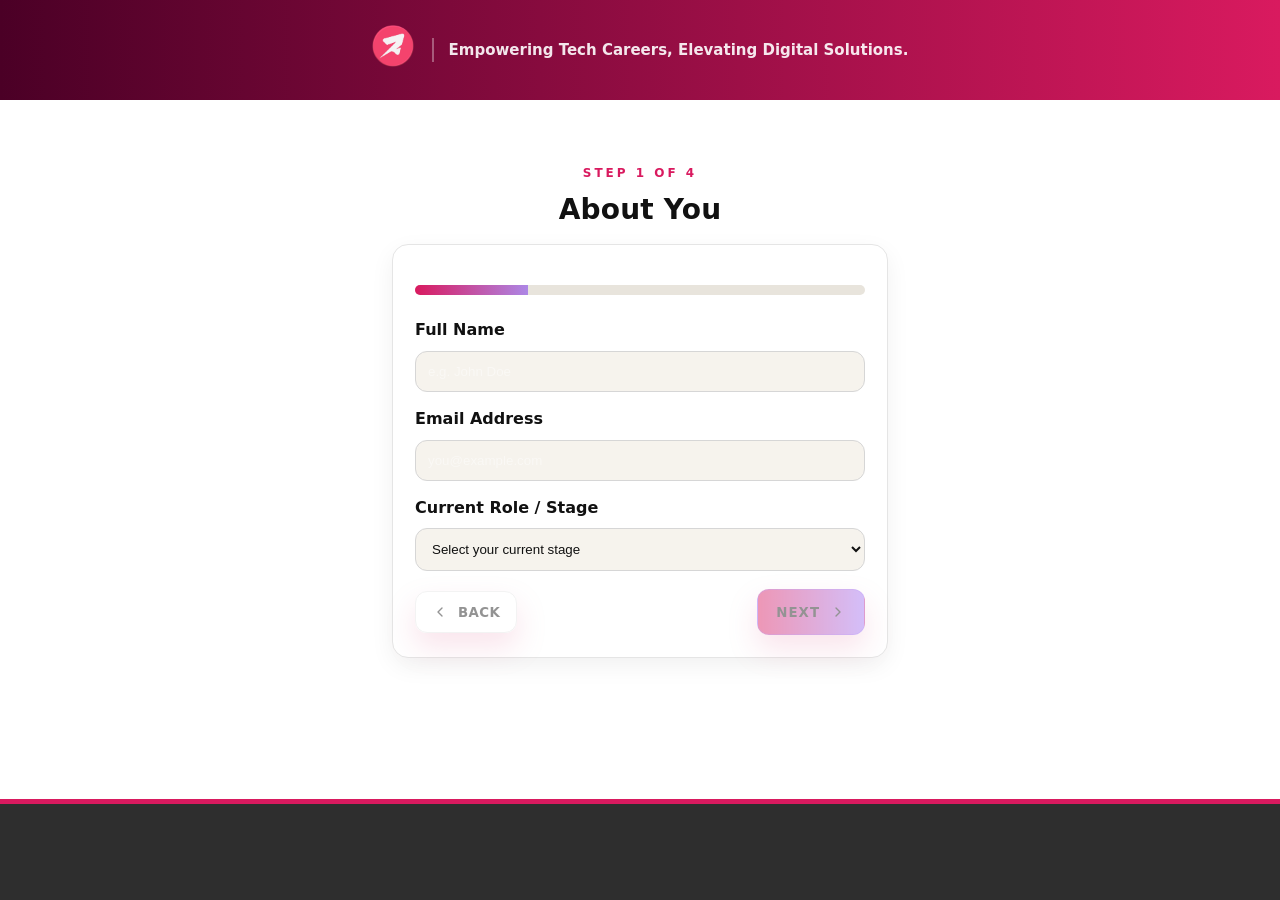
<file: pages/apply.html>
<!doctype html>
<html lang="en">

<head>
    <meta charset="UTF-8" />
    <meta name="viewport" content="width=device-width, initial-scale=1.0" />
    <title>Application Form</title>
    <link rel="stylesheet" href="../assets/css/style.css" />

    <link rel="stylesheet" href="../assets/css/prestyle.css" />

    <style>
         :root {
            --bg: #ffffff;
            --card: #ffffff;
            --muted: #f5f5f5;
            --border: #e5e5e5;
            --text: #111111;
            --sub: #555555;
            --primary: #d91a5f;
            --primary-weak: rgba(217, 26, 95, 0.08);
            --danger: #ef4444;
            --shadow: 0 8px 24px rgba(0, 0, 0, 0.06);
            --radius: 16px;
            --font: ui-sans-serif, system-ui, -apple-system, Segoe UI, Roboto, Helvetica, Arial, "Apple Color Emoji", "Segoe UI Emoji";
        }
        
        * {
            box-sizing: border-box;
        }
        
        html,
        body {
            height: 100%;
        }
        
        body {
            margin: 0;
            font-family: var(--font);
            background: var(--bg);
            color: var(--text);
            min-height: 100vh;
            display: flex;
            flex-direction: column;
        }
        
        .wrap {
            padding: 64px 16px;
            display: flex;
            justify-content: center;
        }
        
        main.wrap {
            flex: 1;
        }
        
        .container {
            width: 100%;
            max-width: 560px;
        }
        
        .header {
            text-align: center;
            margin-bottom: 18px;
        }
        
        .step-pill {
            font-weight: 800;
            letter-spacing: 3px;
            text-transform: uppercase;
            font-size: 12px;
            color: var(--primary);
            margin: 0 0 10px;
        }
        
        .title {
            margin: 0;
            font-weight: 900;
            letter-spacing: 0.2px;
            font-size: 28px;
        }
        
        .card {
            background: var(--card);
            border: 1px solid var(--border);
            border-radius: var(--radius);
            box-shadow: var(--shadow);
            padding: 22px;
        }
        
        .progress {
            height: 10px;
            background: #e8e4dc;
            border-radius: 999px;
            overflow: hidden;
            margin: 18px 0 22px;
        }
        
        .progress>div {
            height: 100%;
            width: 0%;
            background: linear-gradient( 90deg, var(--primary), rgba(124, 58, 237, 0.55));
            transition: width 0.25s ease;
        }
        
        .step {
            display: none;
            opacity: 0;
            transform: translateX(30px);
        }
        
        .step.active {
            display: block;
            animation: stepIn 0.25s ease forwards;
        }
        
        .step.exiting {
            animation: stepOut 0.2s ease forwards;
        }
        
        @keyframes stepIn {
            to {
                opacity: 1;
                transform: translateX(0);
            }
        }
        
        @keyframes stepOut {
            to {
                opacity: 0;
                transform: translateX(-30px);
            }
        }
        
        .field {
            margin: 14px 0;
        }
        
        .label {
            display: block;
            margin-bottom: 8px;
            font-weight: 700;
            color: var(--text);
        }
        
        .input,
        .textarea,
        .select {
            width: 100%;
            padding: 12px 12px;
            border-radius: 12px;
            border: 1px solid #d6d6d6;
            background: #f6f3ed;
            color: #111;
            outline: none;
        }
        
        .input::placeholder,
        .textarea::placeholder {
            color: rgba(255, 255, 255, 0.45);
        }
        
        .textarea {
            resize: none;
            min-height: 92px;
            line-height: 1.35;
        }
        
        .input:focus,
        .textarea:focus,
        .select:focus {
            border-color: rgba(124, 58, 237, 0.55);
            box-shadow: 0 0 0 4px rgba(124, 58, 237, 0.14);
        }
        
        .radio-grid {
            display: grid;
            grid-template-columns: 1fr 1fr;
            gap: 12px;
        }
        
        .radio-stack {
            display: flex;
            flex-direction: column;
            gap: 10px;
        }
        
        .radio-card {
            display: flex;
            align-items: center;
            gap: 10px;
            padding: 12px 12px;
            border-radius: 12px;
            border: 1px solid var(--border);
            background: #ffffff;
            cursor: pointer;
            transition: 0.15s ease;
        }
        
        .radio-card:active {
            transform: scale(0.99);
        }
        
        .radio-card input {
            accent-color: var(--primary);
        }
        
        .radio-card .opt {
            font-weight: 700;
            font-size: 14px;
        }
        
        .radio-card.selected {
            border-color: rgba(124, 58, 237, 0.65);
            background: var(--primary-weak);
        }
        
        .nav {
            display: flex;
            align-items: center;
            justify-content: space-between;
            margin-top: 18px;
            gap: 12px;
        }
        
        .btn {
            border: 1px solid transparent;
            border-radius: 12px;
            padding: 12px 16px;
            font-weight: 800;
            letter-spacing: 0.4px;
            cursor: pointer;
            display: inline-flex;
            align-items: center;
            gap: 10px;
            transition: opacity 0.15s ease, transform 0.05s ease, background 0.15s ease, border-color 0.15s ease;
            color: var(--text);
        }
        
        .btn:active {
            transform: scale(0.99);
        }
        
        .btn:disabled {
            opacity: 0.45;
            cursor: not-allowed;
        }
        
        .btn-ghost {
            background: transparent;
            border-color: var(--border);
        }
        
        .btn-ghost:hover {
            background: rgba(255, 255, 255, 0.04);
        }
        
        .btn-primary {
            background: linear-gradient( 90deg, var(--primary), rgba(124, 58, 237, 0.72));
            border-color: rgba(124, 58, 237, 0.35);
            padding: 14px 18px;
            text-transform: uppercase;
            letter-spacing: 1px;
        }
        
        .btn-primary:hover {
            filter: brightness(1.03);
        }
        
        .pulse {
            position: relative;
        }
        
        .pulse::after {
            content: "";
            position: absolute;
            inset: -2px;
            border-radius: 14px;
            border: 1px solid rgba(124, 58, 237, 0.35);
            opacity: 0;
            animation: pulse 1.8s ease-out infinite;
            pointer-events: none;
        }
        
        .site-footer {
            margin-top: auto;
            width: 100%;
        }
        
        @keyframes pulse {
            0% {
                transform: scale(0.98);
                opacity: 0;
            }
            15% {
                opacity: 0.6;
            }
            100% {
                transform: scale(1.08);
                opacity: 0;
            }
        }
        
        .hint {
            margin-top: 6px;
            color: var(--sub);
            font-size: 13px;
        }
        
        @media (max-width: 520px) {
            .radio-grid {
                grid-template-columns: 1fr;
            }
            .title {
                font-size: 24px;
            }
            .card {
                padding: 18px;
            }
        }
    </style>
</head>

<body>
    <header class="preapply-header">
        <div class="brand-group">
            <div class="logo-placeholder">
                <a href="/index.html" class="logo-link">
                    <img src="../assets/images/logo.png" alt="ZionLab Logo" />
                </a>
            </div>

            <span class="header-tagline">
          Empowering Tech Careers, Elevating Digital Solutions.
        </span>
        </div>
    </header>
    <main class="wrap">
        <div class="container">
            <div class="header">
                <p class="step-pill" id="stepPill">Step 1 of 4</p>
                <h2 class="title" id="stepTitle">About You</h2>
            </div>

            <div class="card">
                <div class="progress" aria-label="Progress">
                    <div id="progressBar"></div>
                </div>

                <form id="appForm" novalidate>
                    <section class="step active" data-step="0">
                        <div class="field">
                            <label class="label" for="name">Full Name</label>
                            <input class="input" id="name" name="name" placeholder="e.g. John Doe" autocomplete="name" />
                        </div>

                        <div class="field">
                            <label class="label" for="email">Email Address</label>
                            <input class="input" id="email" name="email" type="email" placeholder="you@example.com" autocomplete="email" />
                        </div>

                        <div class="field">
                            <label class="label" for="currentRole">Current Role / Stage</label
                >
                <select class="select" id="currentRole" name="currentRole">
                  <option value="" selected disabled>
                    Select your current stage
                  </option>
                  <option value="student">Student</option>
                  <option value="employed-non-tech">Employed (Non-Tech)</option>
                  <option value="employed-tech">Employed (Tech)</option>
                  <option value="freelancer">Freelancer</option>
                  <option value="unemployed">Currently Unemployed</option>
                  <option value="career-switcher">Career Switcher</option>
                </select>
              </div>
            </section>
            <section class="step" data-step="1">
              <div class="field">
                <label class="label" for="biggestChallenge">
                  What's your biggest challenge right now?
                </label>
                            <textarea class="textarea" id="biggestChallenge" name="biggestChallenge" rows="3" placeholder="e.g. I don't know where to start, or I keep getting stuck on projects..."></textarea>
                        </div>

                        <div class="field">
                            <label class="label" for="holdingBack">
                  What's holding you back from reaching your goals?
                </label>
                            <textarea class="textarea" id="holdingBack" name="holdingBack" rows="3" placeholder="e.g. Lack of structure, no accountability, overwhelmed by options..."></textarea>
                        </div>
                    </section>
                    <section class="step" data-step="2">
                        <div class="field">
                            <label class="label" for="goalThreeToSix">
                  Where do you want to be in 3–6 months?
                </label>
                            <textarea class="textarea" id="goalThreeToSix" name="goalThreeToSix" rows="3" placeholder="e.g. Land a junior developer role, launch my own SaaS product..."></textarea>
                        </div>

                        <div class="field">
                            <label class="label" for="whyNow">Why is now the right time for you?</label
                >
                <textarea
                  class="textarea"
                  id="whyNow"
                  name="whyNow"
                  rows="3"
                  placeholder="e.g. I just finished a bootcamp and need guidance, I'm tired of tutorial hell..."
                ></textarea>
              </div>
            </section>
            <section class="step" data-step="3">
              <div class="field">
                <span class="label"
                  >How many hours per week can you commit?</span
                >
                <div class="radio-grid" data-radio-group="timeAvailability">
                  <label class="radio-card">
                    <input
                      type="radio"
                      name="timeAvailability"
                      value="5–8 hours"
                    />
                    <span class="opt">5–8 hours</span>
                  </label>
                            <label class="radio-card">
                    <input
                      type="radio"
                      name="timeAvailability"
                      value="8–12 hours"
                    />
                    <span class="opt">8–12 hours</span>
                  </label>
                            <label class="radio-card">
                    <input
                      type="radio"
                      name="timeAvailability"
                      value="12–20 hours"
                    />
                    <span class="opt">12–20 hours</span>
                  </label>
                            <label class="radio-card">
                    <input
                      type="radio"
                      name="timeAvailability"
                      value="20+ hours"
                    />
                    <span class="opt">20+ hours</span>
                  </label>
                        </div>
            </div>

            <div class="field">
                <span class="label">Are you prepared to invest financially in your growth?</span
                >
                <div class="radio-stack" data-radio-group="budgetConfirm">
                  <label class="radio-card">
                    <input
                      type="radio"
                      name="budgetConfirm"
                      value="Yes, I'm ready to invest"
                    />
                    <span class="opt">Yes, I'm ready to invest</span>
                </label>
                <label class="radio-card">
                    <input
                      type="radio"
                      name="budgetConfirm"
                      value="I need to know the pricing first"
                    />
                    <span class="opt">I need to know the pricing first</span>
                  </label>
                <label class="radio-card">
                    <input
                      type="radio"
                      name="budgetConfirm"
                      value="Not sure yet"
                    />
                    <span class="opt">Not sure yet</span>
                  </label>
            </div>
        </div>

        <div class="field">
            <span class="label">Are you ready to take action and commit to the process?</span
                >
                <div class="radio-stack" data-radio-group="readyToAct">
                  <label class="radio-card">
                    <input
                      type="radio"
                      name="readyToAct"
                      value="Absolutely, let's go!"
                    />
                    <span class="opt">Absolutely, let's go!</span>
            </label>
            <label class="radio-card">
                    <input
                      type="radio"
                      name="readyToAct"
                      value="I think so, but I have questions"
                    />
                    <span class="opt">I think so, but I have questions</span>
                  </label>
            <label class="radio-card">
                    <input
                      type="radio"
                      name="readyToAct"
                      value="I need more time to decide"
                    />
                    <span class="opt">I need more time to decide</span>
                  </label>
        </div>
        </div>
        </section>
        <div class="nav">
            <button type="button" class="btn btn-ghost" id="backBtn">
                <svg
                  width="16"
                  height="16"
                  viewBox="0 0 24 24"
                  fill="none"
                  aria-hidden="true"
                >
                  <path
                    d="M15 18l-6-6 6-6"
                    stroke="currentColor"
                    stroke-width="2"
                    stroke-linecap="round"
                    stroke-linejoin="round"
                  />
                </svg>
                Back
              </button>

            <button type="button" class="btn btn-primary pulse" id="nextBtn" disabled>
                <span id="nextLabel">Next</span>
                <svg
                  id="nextIcon"
                  width="16"
                  height="16"
                  viewBox="0 0 24 24"
                  fill="none"
                  aria-hidden="true"
                >
                  <path
                    d="M9 18l6-6-6-6"
                    stroke="currentColor"
                    stroke-width="2"
                    stroke-linecap="round"
                    stroke-linejoin="round"
                  />
                </svg>
              </button>
        </div>
        </form>
        </div>
        </div>
    </main>
    <footer class="site-footer" id="footer-container"></footer>
    <script>
        const STEPS = [
            "About You",
            "Current Situation",
            "Your Goals",
            "Commitment",
        ];

        const formState = {
            name: "",
            email: "",
            currentRole: "",
            biggestChallenge: "",
            holdingBack: "",
            goalThreeToSix: "",
            whyNow: "",
            timeAvailability: "",
            budgetConfirm: "",
            readyToAct: "",
        };

        const stepPill = document.getElementById("stepPill");
        const stepTitle = document.getElementById("stepTitle");
        const progressBar = document.getElementById("progressBar");

        const formEl = document.getElementById("appForm");
        const stepsEls = Array.from(document.querySelectorAll(".step"));

        const backBtn = document.getElementById("backBtn");
        const nextBtn = document.getElementById("nextBtn");
        const nextLabel = document.getElementById("nextLabel");
        const nextIcon = document.getElementById("nextIcon");

        let step = 0;
        let isTransitioning = false;

        function updateHeader() {
            stepPill.textContent = `Step ${step + 1} of ${STEPS.length}`;
            stepTitle.textContent = STEPS[step];

            const progress = ((step + 1) / STEPS.length) * 100;
            progressBar.style.width = `${progress}%`;

            backBtn.disabled = step === 0;

            const isLast = step === STEPS.length - 1;
            nextLabel.textContent = isLast ? "Submit My Application" : "Next";
            nextIcon.style.display = isLast ? "none" : "inline-block";
        }

        nextBtn.addEventListener("click", () => {
            if (!canNext()) return;

            if (step < STEPS.length - 1) {
                showStep(step + 1);
            } else {
                window.location.href = "success.html";
            }
        });

        function getValue(name) {
            const el = formEl.elements[name];
            if (!el) return "";

            if (
                typeof RadioNodeList !== "undefined" &&
                el instanceof RadioNodeList
            ) {
                return el.value || "";
            }
            return el.value || "";
        }

        function syncStateFromDOM() {
            for (const key of Object.keys(formState)) {
                const val = getValue(key);
                formState[key] = typeof val === "string" ? val.trim() : val;
            }
        }

        function canNext() {
            syncStateFromDOM();
            switch (step) {
                case 0:
                    return formState.name && formState.email && formState.currentRole;
                case 1:
                    return formState.biggestChallenge && formState.holdingBack;
                case 2:
                    return formState.goalThreeToSix && formState.whyNow;
                case 3:
                    return (
                        formState.timeAvailability &&
                        formState.budgetConfirm &&
                        formState.readyToAct
                    );
                default:
                    return false;
            }
        }

        function setNextEnabled() {
            nextBtn.disabled = !canNext();
        }

        function markSelectedRadioCards() {
            document.querySelectorAll("[data-radio-group]").forEach((group) => {
                const name = group.getAttribute("data-radio-group");
                const selected = getValue(name);

                group.querySelectorAll(".radio-card").forEach((label) => {
                    const input = label.querySelector('input[type="radio"]');
                    if (!input) return;
                    label.classList.toggle("selected", input.value === selected);
                });
            });
        }

        function showStep(nextStep) {
            if (
                isTransitioning ||
                nextStep === step ||
                nextStep < 0 ||
                nextStep >= STEPS.length
            )
                return;
            isTransitioning = true;

            const currentEl = stepsEls[step];
            const nextEl = stepsEls[nextStep];

            currentEl.classList.add("exiting");
            setTimeout(() => {
                currentEl.classList.remove("active", "exiting");
                nextEl.classList.add("active");
                step = nextStep;

                updateHeader();
                markSelectedRadioCards();
                setNextEnabled();

                isTransitioning = false;
            }, 200);
        }

        // function onComplete() {
        //     syncStateFromDOM();
        //     alert(
        //         "Application submitted!\n\n" + JSON.stringify(formState, null, 2),
        //     );

        //     formEl.reset();
        //     Object.keys(formState).forEach((k) => (formState[k] = ""));

        //     stepsEls.forEach((el) => el.classList.remove("active", "exiting"));
        //     step = 0;
        //     stepsEls[0].classList.add("active");

        //     updateHeader();
        //     markSelectedRadioCards();
        //     setNextEnabled();
        // }

        backBtn.addEventListener("click", () => showStep(step - 1));

        nextBtn.addEventListener("click", () => {
            if (!canNext()) return;
            if (step < STEPS.length - 1) showStep(step + 1);
            else onComplete();
        });

        formEl.addEventListener("input", () => {
            markSelectedRadioCards();
            setNextEnabled();
        });
        formEl.addEventListener("change", () => {
            markSelectedRadioCards();
            setNextEnabled();
        });

        document.querySelectorAll(".radio-card").forEach((label) => {
            label.addEventListener("click", () => {
                const input = label.querySelector('input[type="radio"]');
                if (input) input.checked = true;
                markSelectedRadioCards();
                setNextEnabled();
            });
        });

        updateHeader();
        markSelectedRadioCards();
        setNextEnabled();
    </script>

    <script src="../assets/js/script.js"></script>
</body>

</html>
</file>
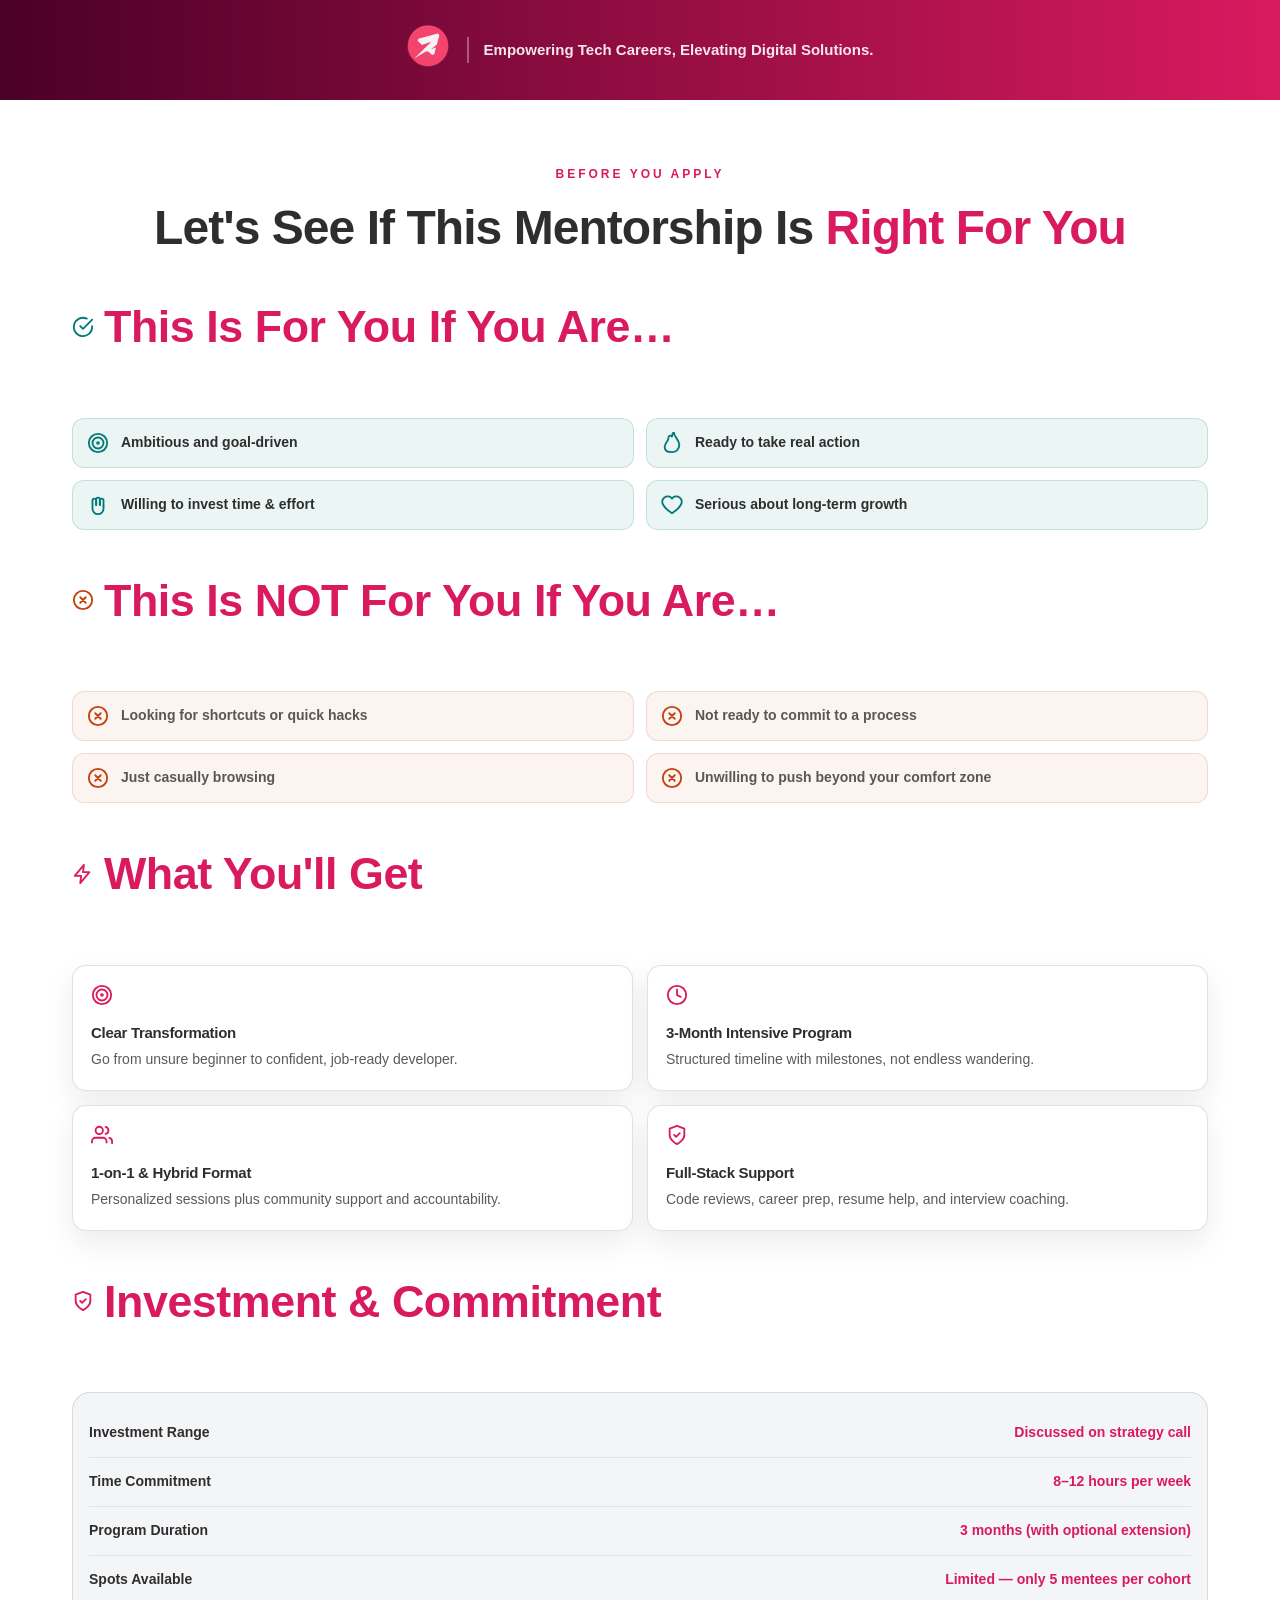
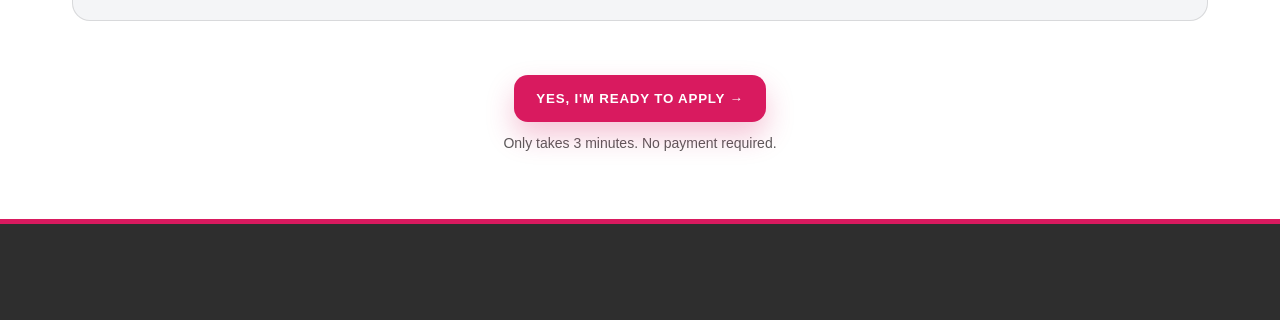
<file: pages/pre-apply.html>
<!doctype html>
<html lang="en">

<head>
    <meta charset="UTF-8" />
    <meta name="viewport" content="width=device-width,initial-scale=1" />
    <title>Pre-Qualification</title>
    <link rel="stylesheet" href="../assets/css/prestyle.css" />
    <link rel="stylesheet" href="../assets/css/style.css" />
</head>

<body>
    <header class="preapply-header">
        <div class="brand-group">
            <div class="logo-placeholder">
                <a href="/index.html" class="logo-link">
                    <img src="../assets/images/logo.png" alt="ZionLab Logo" />
                </a>
            </div>

            <span class="header-tagline">
          Empowering Tech Careers, Elevating Digital Solutions.
        </span>
        </div>
    </header>

    <main class="wrap">
        <div class="container">
            <section class="center reveal">
                <p class="pill">Before You Apply</p>
                <h1>
                    Let's See If This Mentorship Is
                    <span class="primary">Right For You</span>
                </h1>
            </section>
            <section class="section reveal" data-delay="100">
                <h2 class="section-title">
                    <svg class="icon secondary" viewBox="0 0 24 24" fill="none" aria-hidden="true">
              <path
                d="M22 11.08V12a10 10 0 1 1-5.93-9.14"
                stroke="currentColor"
                stroke-width="2"
                stroke-linecap="round"
              />
              <path
                d="M22 4 12 14.01l-3-3"
                stroke="currentColor"
                stroke-width="2"
                stroke-linecap="round"
                stroke-linejoin="round"
              />
            </svg> This Is For You If You Are…
                </h2>

                <div class="grid-2">
                    <div class="row-card good">
                        <svg class="icon secondary" viewBox="0 0 24 24" fill="none" aria-hidden="true">
                <circle
                  cx="12"
                  cy="12"
                  r="10"
                  stroke="currentColor"
                  stroke-width="2"
                />
                <circle
                  cx="12"
                  cy="12"
                  r="6"
                  stroke="currentColor"
                  stroke-width="2"
                />
                <circle cx="12" cy="12" r="2" fill="currentColor" />
              </svg>
                        <span class="txt">Ambitious and goal-driven</span>
                    </div>

                    <div class="row-card good">
                        <svg class="icon secondary" viewBox="0 0 24 24" fill="none" aria-hidden="true">
                <path
                  d="M12 22c4.5 0 8-3.5 8-8 0-6-6-8-6-14 0 0-2 2-2 5-2-2-4-1-4 2 0 3-4 5-4 9 0 4.5 3.5 6 8 6Z"
                  stroke="currentColor"
                  stroke-width="2"
                  stroke-linejoin="round"
                />
              </svg>
                        <span class="txt">Ready to take real action</span>
                    </div>

                    <div class="row-card good">
                        <svg class="icon secondary" viewBox="0 0 24 24" fill="none" aria-hidden="true">
                <path
                  d="M18 13V7a2 2 0 0 0-4 0v5"
                  stroke="currentColor"
                  stroke-width="2"
                  stroke-linecap="round"
                />
                <path
                  d="M14 12V6a2 2 0 0 0-4 0v6"
                  stroke="currentColor"
                  stroke-width="2"
                  stroke-linecap="round"
                />
                <path
                  d="M10 12V7a2 2 0 0 0-4 0v9a6 6 0 0 0 12 0v-3"
                  stroke="currentColor"
                  stroke-width="2"
                  stroke-linecap="round"
                />
              </svg>
                        <span class="txt">Willing to invest time &amp; effort</span>
                    </div>

                    <div class="row-card good">
                        <svg class="icon secondary" viewBox="0 0 24 24" fill="none" aria-hidden="true">
                <path
                  d="M12 21s-7-4.5-9.5-9A5.5 5.5 0 0 1 12 5a5.5 5.5 0 0 1 9.5 7c-2.5 4.5-9.5 9-9.5 9Z"
                  stroke="currentColor"
                  stroke-width="2"
                  stroke-linejoin="round"
                />
              </svg>
                        <span class="txt">Serious about long-term growth</span>
                    </div>
                </div>
            </section>
            <section class="section reveal" data-delay="150">
                <h2 class="section-title">
                    <svg class="icon destructive" viewBox="0 0 24 24" fill="none" aria-hidden="true">
              <circle
                cx="12"
                cy="12"
                r="10"
                stroke="currentColor"
                stroke-width="2"
              />
              <path
                d="M15 9 9 15M9 9l6 6"
                stroke="currentColor"
                stroke-width="2"
                stroke-linecap="round"
              />
            </svg> This Is NOT For You If You Are…
                </h2>

                <div class="grid-2">
                    <div class="row-card bad">
                        <svg class="icon destructive" viewBox="0 0 24 24" fill="none" aria-hidden="true">
                <circle
                  cx="12"
                  cy="12"
                  r="10"
                  stroke="currentColor"
                  stroke-width="2"
                />
                <path
                  d="M15 9 9 15M9 9l6 6"
                  stroke="currentColor"
                  stroke-width="2"
                  stroke-linecap="round"
                />
              </svg>
                        <span class="txt">Looking for shortcuts or quick hacks</span>
                    </div>

                    <div class="row-card bad">
                        <svg class="icon destructive" viewBox="0 0 24 24" fill="none" aria-hidden="true">
                <circle
                  cx="12"
                  cy="12"
                  r="10"
                  stroke="currentColor"
                  stroke-width="2"
                />
                <path
                  d="M15 9 9 15M9 9l6 6"
                  stroke="currentColor"
                  stroke-width="2"
                  stroke-linecap="round"
                />
              </svg>
                        <span class="txt">Not ready to commit to a process</span>
                    </div>

                    <div class="row-card bad">
                        <svg class="icon destructive" viewBox="0 0 24 24" fill="none" aria-hidden="true">
                <circle
                  cx="12"
                  cy="12"
                  r="10"
                  stroke="currentColor"
                  stroke-width="2"
                />
                <path
                  d="M15 9 9 15M9 9l6 6"
                  stroke="currentColor"
                  stroke-width="2"
                  stroke-linecap="round"
                />
              </svg>
                        <span class="txt">Just casually browsing</span>
                    </div>

                    <div class="row-card bad">
                        <svg class="icon destructive" viewBox="0 0 24 24" fill="none" aria-hidden="true">
                <circle
                  cx="12"
                  cy="12"
                  r="10"
                  stroke="currentColor"
                  stroke-width="2"
                />
                <path
                  d="M15 9 9 15M9 9l6 6"
                  stroke="currentColor"
                  stroke-width="2"
                  stroke-linecap="round"
                />
              </svg>
                        <span class="txt">Unwilling to push beyond your comfort zone</span
              >
            </div>
          </div>
        </section>
        <section class="section reveal" data-delay="200">
          <h2 class="section-title">
            <svg
              class="icon primary"
              viewBox="0 0 24 24"
              fill="none"
              aria-hidden="true"
            >
              <path
                d="M13 2 3 14h7l-1 8 10-12h-7l1-8Z"
                stroke="currentColor"
                stroke-width="2"
                stroke-linejoin="round"
              />
            </svg>
            What You'll Get
          </h2>

          <div class="grid-2" style="gap: 14px">
            <div class="feature-card">
              <svg
                class="icon primary"
                viewBox="0 0 24 24"
                fill="none"
                aria-hidden="true"
              >
                <circle
                  cx="12"
                  cy="12"
                  r="10"
                  stroke="currentColor"
                  stroke-width="2"
                />
                <circle
                  cx="12"
                  cy="12"
                  r="6"
                  stroke="currentColor"
                  stroke-width="2"
                />
                <circle cx="12" cy="12" r="2" fill="currentColor" />
              </svg>
              <h4>Clear Transformation</h4>
              <p>Go from unsure beginner to confident, job-ready developer.</p>
            </div>

            <div class="feature-card">
              <svg
                class="icon primary"
                viewBox="0 0 24 24"
                fill="none"
                aria-hidden="true"
              >
                <circle
                  cx="12"
                  cy="12"
                  r="10"
                  stroke="currentColor"
                  stroke-width="2"
                />
                <path
                  d="M12 6v6l4 2"
                  stroke="currentColor"
                  stroke-width="2"
                  stroke-linecap="round"
                />
              </svg>
              <h4>3-Month Intensive Program</h4>
              <p>Structured timeline with milestones, not endless wandering.</p>
            </div>

            <div class="feature-card">
              <svg
                class="icon primary"
                viewBox="0 0 24 24"
                fill="none"
                aria-hidden="true"
              >
                <path
                  d="M17 21v-2a4 4 0 0 0-4-4H5a4 4 0 0 0-4 4v2"
                  stroke="currentColor"
                  stroke-width="2"
                  stroke-linejoin="round"
                />
                <circle
                  cx="9"
                  cy="7"
                  r="4"
                  stroke="currentColor"
                  stroke-width="2"
                />
                <path
                  d="M23 21v-2a4 4 0 0 0-3-3.87"
                  stroke="currentColor"
                  stroke-width="2"
                  stroke-linecap="round"
                />
                <path
                  d="M16 3.13a4 4 0 0 1 0 7.75"
                  stroke="currentColor"
                  stroke-width="2"
                  stroke-linecap="round"
                />
              </svg>
              <h4>1-on-1 &amp; Hybrid Format</h4>
              <p>
                Personalized sessions plus community support and accountability.
              </p>
            </div>

            <div class="feature-card">
              <svg
                class="icon primary"
                viewBox="0 0 24 24"
                fill="none"
                aria-hidden="true"
              >
                <path
                  d="M12 22s8-4 8-10V5l-8-3-8 3v7c0 6 8 10 8 10Z"
                  stroke="currentColor"
                  stroke-width="2"
                  stroke-linejoin="round"
                />
                <path
                  d="m9 12 2 2 4-4"
                  stroke="currentColor"
                  stroke-width="2"
                  stroke-linecap="round"
                  stroke-linejoin="round"
                />
              </svg>
              <h4>Full-Stack Support</h4>
              <p>
                Code reviews, career prep, resume help, and interview coaching.
              </p>
            </div>
          </div>
        </section>
        <section class="section reveal" data-delay="250">
          <h2 class="section-title">
            <svg
              class="icon primary"
              viewBox="0 0 24 24"
              fill="none"
              aria-hidden="true"
            >
              <path
                d="M12 22s8-4 8-10V5l-8-3-8 3v7c0 6 8 10 8 10Z"
                stroke="currentColor"
                stroke-width="2"
                stroke-linejoin="round"
              />
              <path
                d="m9 12 2 2 4-4"
                stroke="currentColor"
                stroke-width="2"
                stroke-linecap="round"
                stroke-linejoin="round"
              />
            </svg>
            Investment &amp; Commitment
          </h2>

          <div class="invest">
            <div class="invest-row">
              <div class="invest-label">Investment Range</div>
              <div class="invest-value">Discussed on strategy call</div>
            </div>
            <div class="invest-row">
              <div class="invest-label">Time Commitment</div>
              <div class="invest-value">8–12 hours per week</div>
            </div>
            <div class="invest-row">
              <div class="invest-label">Program Duration</div>
              <div class="invest-value">3 months (with optional extension)</div>
            </div>
            <div class="invest-row">
              <div class="invest-label">Spots Available</div>
              <div class="invest-value">
                Limited — only 5 mentees per cohort
              </div>
            </div>
          </div>
        </section>

        <section class="cta center reveal" data-delay="300">
          <button class="btn pulse" id="readyBtn" type="button">
            Yes, I'm Ready to Apply →
          </button>
          <p class="hint">Only takes 3 minutes. No payment required.</p>
        </section>
      </div>
    </main>
    <footer class="site-footer" id="footer-container"></footer>

    <script>
      const revealEls = document.querySelectorAll(".reveal");

      const io = new IntersectionObserver(
        (entries) => {
          entries.forEach((entry) => {
            if (!entry.isIntersecting) return;
            const delay = Number(
              entry.target.getAttribute("data-delay") || "0",
            );
            entry.target.style.transitionDelay = delay + "ms";
            entry.target.classList.add("visible");
            io.unobserve(entry.target);
          });
        },
        { threshold: 0.15 },
      );

      revealEls.forEach((el) => io.observe(el));

      function onReady() {
        // window.location.href = "/src/components/apply.html";
        window.location.href = "apply.html";
      }

      document.getElementById("readyBtn").addEventListener("click", onReady);
    </script>
    <script src="../assets/js/script.js"></script>
  </body>
</html>
</file>
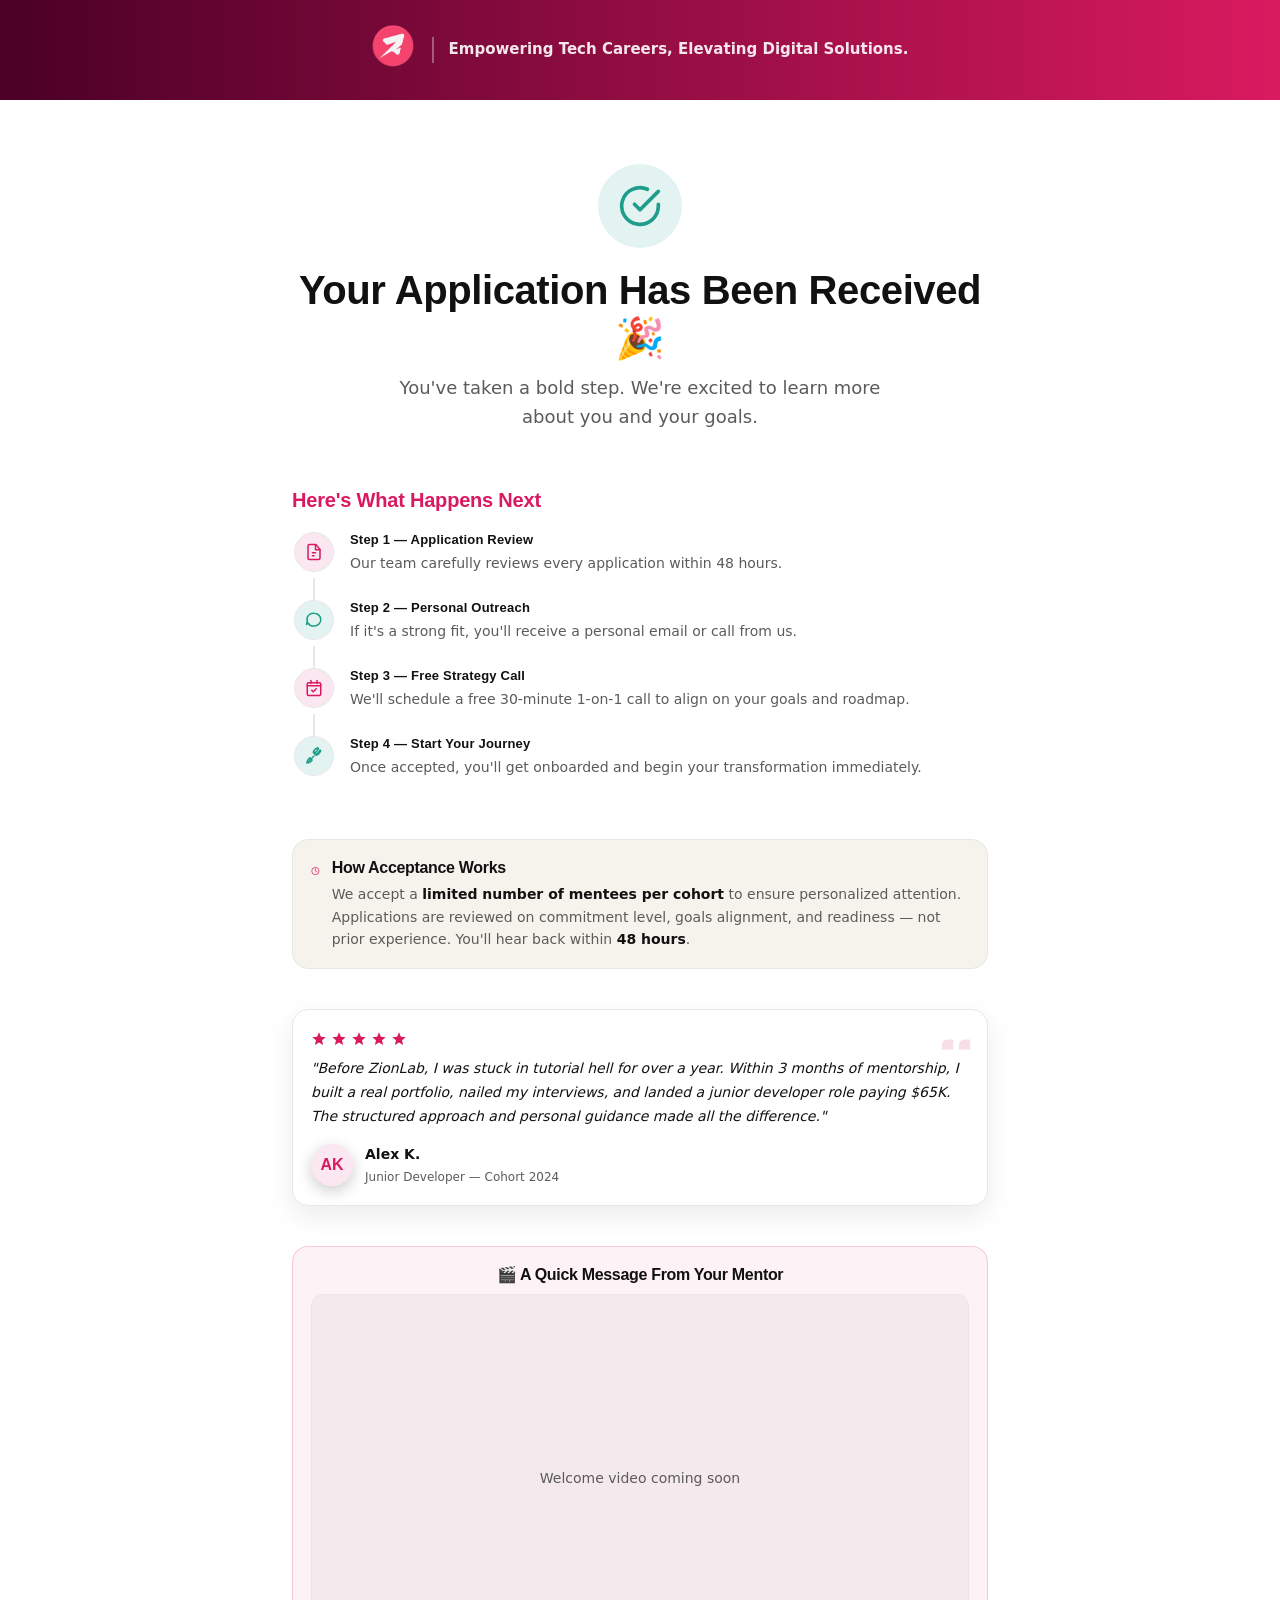
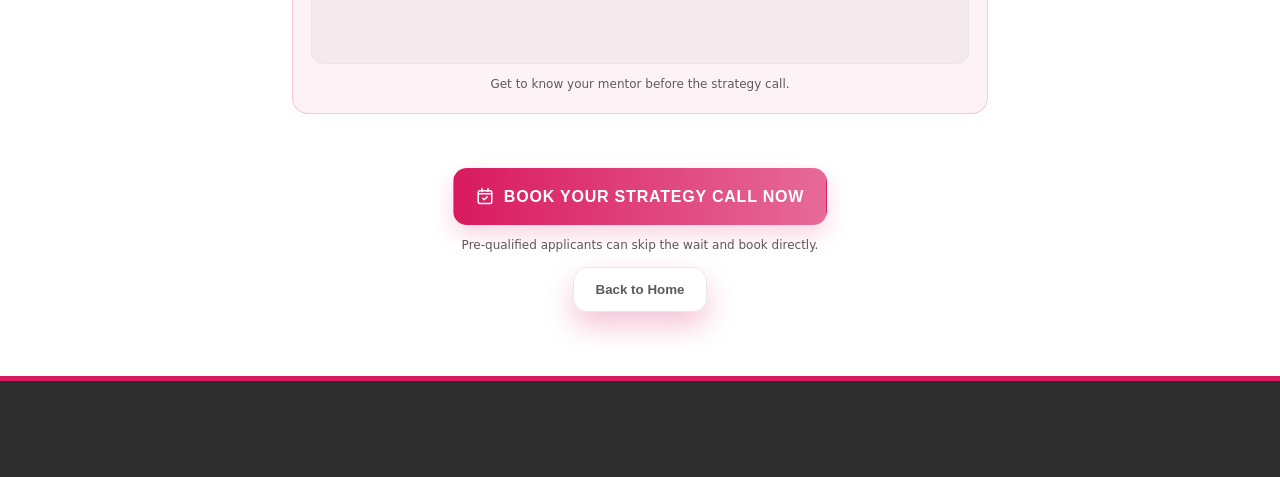
<file: pages/success.html>
<!doctype html>
<html lang="en">

<head>
    <meta charset="UTF-8" />
    <meta name="viewport" content="width=device-width,initial-scale=1" />
    <title>Application Received</title>
    <link rel="stylesheet" href="../assets/css/prestyle.css" />
    <link rel="stylesheet" href="../assets/css/style.css" />

    <style>
         :root {
            --bg: #ffffff;
            --text: #111111;
            --mutedText: #5b5b5b;
            --primary: #d91a5f;
            --primaryWeak: rgba(217, 26, 95, 0.1);
            --secondary: #1f9d8a;
            --secondaryWeak: rgba(31, 157, 138, 0.12);
            --border: #e7e7e7;
            --mutedBg: #f6f3ed;
            /* soft input-like bg */
            --cardShadow: 0 10px 28px rgba(0, 0, 0, 0.08);
            --radius: 16px;
            --font: ui-sans-serif, system-ui, -apple-system, Segoe UI, Roboto, Helvetica, Arial, "Apple Color Emoji", "Segoe UI Emoji";
        }
        
        * {
            box-sizing: border-box;
        }
        
        body {
            margin: 0;
            font-family: var(--font);
            background: var(--bg);
            color: var(--text);
        }
        
        .wrap {
            padding: 64px 16px;
        }
        
        .container {
            width: 100%;
            max-width: 760px;
            margin: 0 auto;
        }
        
        .reveal {
            opacity: 0;
            transform: translateY(20px);
        }
        
        .reveal.in {
            opacity: 1;
            transform: translateY(0);
            transition: opacity 0.4s ease, transform 0.4s ease;
            transition-delay: var(--delay, 0s);
        }
        
        .hero {
            text-align: center;
            margin-bottom: 56px;
        }
        
        .badge {
            display: inline-flex;
            align-items: center;
            justify-content: center;
            width: 84px;
            height: 84px;
            border-radius: 999px;
            background: var(--secondaryWeak);
            margin-bottom: 18px;
            transform: scale(0);
            animation: popIn 0.55s cubic-bezier(0.2, 1, 0.2, 1) forwards;
        }
        
        @keyframes popIn {
            to {
                transform: scale(1);
            }
        }
        
        .badge svg {
            width: 44px;
            height: 44px;
            color: var(--secondary);
        }
        
        .hero h1 {
            margin: 0 0 12px;
            font-weight: 900;
            letter-spacing: -0.4px;
            font-size: clamp(28px, 4vw, 40px);
        }
        
        .hero p {
            margin: 0 auto;
            max-width: 520px;
            color: var(--mutedText);
            font-size: 18px;
            line-height: 1.6;
        }
        
        .section-title {
            text-align: center;
            font-size: 20px;
            font-weight: 900;
            margin: 0 0 20px;
        }
        
        .timeline {
            margin-bottom: 40px;
        }
        
        .timeline-list {
            display: grid;
            gap: 0;
        }
        
        .timeline-item {
            display: grid;
            grid-template-columns: 44px 1fr;
            gap: 14px;
            align-items: start;
        }
        
        .timeline-rail {
            display: flex;
            flex-direction: column;
            align-items: center;
        }
        
        .dot {
            width: 40px;
            height: 40px;
            border-radius: 999px;
            display: inline-flex;
            align-items: center;
            justify-content: center;
            border: 1px solid var(--border);
        }
        
        .dot.primary {
            background: var(--primaryWeak);
            color: var(--primary);
        }
        
        .dot.secondary {
            background: var(--secondaryWeak);
            color: var(--secondary);
        }
        
        .dot svg {
            width: 18px;
            height: 18px;
        }
        
        .line {
            width: 2px;
            flex: 1;
            min-height: 22px;
            background: var(--border);
            margin-top: 6px;
        }
        
        .timeline-item h4 {
            margin: 0 0 6px;
            font-size: 13px;
            font-weight: 900;
            letter-spacing: 0.2px;
        }
        
        .timeline-item p {
            margin: 0 0 20px;
            color: var(--mutedText);
            font-size: 14px;
            line-height: 1.55;
        }
        
        .callout {
            background: var(--mutedBg);
            border: 1px solid var(--border);
            border-radius: var(--radius);
            padding: 18px;
            margin-bottom: 40px;
        }
        
        .callout-row {
            display: flex;
            gap: 12px;
            align-items: flex-start;
        }
        
        .callout svg {
            width: 22px;
            height: 22px;
            color: var(--primary);
            margin-top: 2px;
        }
        
        .callout h3 {
            margin: 0 0 6px;
            font-size: 16px;
            font-weight: 900;
        }
        
        .callout p {
            margin: 0;
            color: var(--mutedText);
            font-size: 14px;
            line-height: 1.6;
        }
        
        .callout strong {
            color: var(--text);
        }
        
        .card {
            background: #fff;
            border: 1px solid var(--border);
            border-radius: var(--radius);
            box-shadow: var(--cardShadow);
            padding: 18px;
            position: relative;
            margin-bottom: 40px;
        }
        
        .quote {
            position: absolute;
            top: 14px;
            right: 14px;
            width: 34px;
            height: 34px;
            color: rgba(217, 26, 95, 0.15);
        }
        
        .stars {
            display: inline-flex;
            gap: 4px;
            margin-bottom: 10px;
        }
        
        .stars svg {
            width: 16px;
            height: 16px;
            color: var(--primary);
            fill: var(--primary);
        }
        
        .card blockquote {
            margin: 0 0 14px;
            font-size: 14px;
            line-height: 1.7;
            color: var(--text);
            font-style: italic;
        }
        
        .person {
            display: flex;
            gap: 12px;
            align-items: center;
        }
        
        .avatar {
            width: 42px;
            height: 42px;
            border-radius: 999px;
            background: var(--primaryWeak);
            display: grid;
            place-items: center;
            font-weight: 900;
            color: var(--primary);
            flex: 0 0 auto;
        }
        
        .person .name {
            margin: 0;
            font-weight: 900;
            font-size: 14px;
        }
        
        .person .meta {
            margin: 0;
            color: var(--mutedText);
            font-size: 12px;
        }
        
        .video {
            background: rgba(217, 26, 95, 0.05);
            border: 1px solid rgba(217, 26, 95, 0.2);
            border-radius: var(--radius);
            padding: 18px;
            text-align: center;
            margin-bottom: 40px;
        }
        
        .video h3 {
            margin: 0 0 10px;
            font-weight: 900;
            font-size: 16px;
        }
        
        .video-box {
            aspect-ratio: 16 / 9;
            background: rgba(17, 17, 17, 0.04);
            border: 1px solid var(--border);
            border-radius: 12px;
            display: grid;
            place-items: center;
            margin-bottom: 10px;
        }
        
        .video p {
            margin: 0;
            color: var(--mutedText);
            font-size: 12px;
        }
        
        .cta {
            text-align: center;
        }
        
        .btn {
            display: inline-flex;
            align-items: center;
            justify-content: center;
            gap: 10px;
            border-radius: 14px;
            padding: 14px 22px;
            border: 1px solid transparent;
            font-weight: 900;
            letter-spacing: 0.8px;
            text-transform: uppercase;
            cursor: pointer;
            text-decoration: none;
            user-select: none;
        }
        
        .btn-primary {
            color: #fff;
            background: linear-gradient( 90deg, var(--primary), rgba(217, 26, 95, 0.65));
            box-shadow: 0 10px 22px rgba(217, 26, 95, 0.18);
        }
        
        .btn-primary:hover {
            filter: brightness(1.03);
        }
        
        .btn-ghost {
            margin-top: 12px;
            background: transparent;
            border-color: var(--border);
            color: var(--mutedText);
            text-transform: none;
            letter-spacing: 0;
            font-weight: 800;
        }
        
        .btn-ghost:hover {
            background: rgba(0, 0, 0, 0.03);
        }
        
        .cta small {
            display: block;
            margin-top: 10px;
            color: var(--mutedText);
            font-size: 12px;
        }
        
        .pulse {
            position: relative;
        }
        
        .pulse::after {
            content: "";
            position: absolute;
            inset: -3px;
            border-radius: 16px;
            border: 1px solid rgba(217, 26, 95, 0.35);
            opacity: 0;
            animation: pulse 1.8s ease-out infinite;
            pointer-events: none;
        }
        
        @keyframes pulse {
            0% {
                transform: scale(0.98);
                opacity: 0;
            }
            15% {
                opacity: 0.55;
            }
            100% {
                transform: scale(1.07);
                opacity: 0;
            }
        }
        
        @media (max-width: 520px) {
            .wrap {
                padding: 48px 14px;
            }
            .timeline-item {
                grid-template-columns: 40px 1fr;
            }
            .dot {
                width: 36px;
                height: 36px;
            }
        }
    </style>
</head>

<body>
    <header class="preapply-header">
        <div class="brand-group">
            <div class="logo-placeholder">
                <a href="/index.html" class="logo-link">
                    <img src="../assets/images/logo.png" alt="ZionLab Logo" />
                </a>
            </div>

            <span class="header-tagline">
          Empowering Tech Careers, Elevating Digital Solutions.
        </span>
        </div>
    </header>
    <main class="wrap">
        <div class="container">
            <section class="hero">
                <div class="badge" aria-hidden="true">
                    <svg viewBox="0 0 24 24" fill="none">
              <path
                d="M22 11.08V12a10 10 0 1 1-5.93-9.14"
                stroke="currentColor"
                stroke-width="2"
                stroke-linecap="round"
              />
              <path
                d="M22 4 12 14.01l-3-3"
                stroke="currentColor"
                stroke-width="2"
                stroke-linecap="round"
                stroke-linejoin="round"
              />
            </svg>
                </div>

                <h1 class="reveal" style="--delay: 0.2s">
                    Your Application Has Been Received 🎉
                </h1>
                <p class="reveal" style="--delay: 0.3s">
                    You've taken a bold step. We're excited to learn more about you and your goals.
                </p>
            </section>
            <section class="timeline reveal" style="--delay: 0.35s">
                <h2 class="section-title">Here's What Happens Next</h2>

                <div class="timeline-list">
                    <div class="timeline-item">
                        <div class="timeline-rail">
                            <div class="dot primary" aria-hidden="true">
                                <svg viewBox="0 0 24 24" fill="none">
                    <path
                      d="M14.5 2H6a2 2 0 0 0-2 2v16a2 2 0 0 0 2 2h12a2 2 0 0 0 2-2V8.5L14.5 2Z"
                      stroke="currentColor"
                      stroke-width="2"
                      stroke-linejoin="round"
                    />
                    <path
                      d="M14 2v7h7"
                      stroke="currentColor"
                      stroke-width="2"
                      stroke-linejoin="round"
                    />
                    <path
                      d="M10 13h4"
                      stroke="currentColor"
                      stroke-width="2"
                      stroke-linecap="round"
                    />
                    <path
                      d="M10 17h2"
                      stroke="currentColor"
                      stroke-width="2"
                      stroke-linecap="round"
                    />
                  </svg>
                            </div>
                            <div class="line"></div>
                        </div>
                        <div>
                            <h4>Step 1 — Application Review</h4>
                            <p>
                                Our team carefully reviews every application within 48 hours.
                            </p>
                        </div>
                    </div>
                    <div class="timeline-item">
                        <div class="timeline-rail">
                            <div class="dot secondary" aria-hidden="true">
                                <svg viewBox="0 0 24 24" fill="none">
                    <path
                      d="M21 11.5a8.5 8.5 0 0 1-8.5 8.5A8.5 8.5 0 0 1 4 16l-2 2 1-4A8.5 8.5 0 0 1 12.5 3 8.5 8.5 0 0 1 21 11.5Z"
                      stroke="currentColor"
                      stroke-width="2"
                      stroke-linejoin="round"
                    />
                  </svg>
                            </div>
                            <div class="line"></div>
                        </div>
                        <div>
                            <h4>Step 2 — Personal Outreach</h4>
                            <p>
                                If it's a strong fit, you'll receive a personal email or call from us.
                            </p>
                        </div>
                    </div>
                    <div class="timeline-item">
                        <div class="timeline-rail">
                            <div class="dot primary" aria-hidden="true">
                                <!-- CalendarCheck -->
                                <svg viewBox="0 0 24 24" fill="none">
                    <path
                      d="M8 2v4M16 2v4"
                      stroke="currentColor"
                      stroke-width="2"
                      stroke-linecap="round"
                    />
                    <path
                      d="M3 9h18"
                      stroke="currentColor"
                      stroke-width="2"
                      stroke-linecap="round"
                    />
                    <path
                      d="M5 5h14a2 2 0 0 1 2 2v13a2 2 0 0 1-2 2H5a2 2 0 0 1-2-2V7a2 2 0 0 1 2-2Z"
                      stroke="currentColor"
                      stroke-width="2"
                      stroke-linejoin="round"
                    />
                    <path
                      d="m9 15 2 2 4-4"
                      stroke="currentColor"
                      stroke-width="2"
                      stroke-linecap="round"
                      stroke-linejoin="round"
                    />
                  </svg>
                            </div>
                            <div class="line"></div>
                        </div>
                        <div>
                            <h4>Step 3 — Free Strategy Call</h4>
                            <p>
                                We'll schedule a free 30-minute 1-on-1 call to align on your goals and roadmap.
                            </p>
                        </div>
                    </div>
                    <div class="timeline-item">
                        <div class="timeline-rail">
                            <div class="dot secondary" aria-hidden="true">
                                <svg viewBox="0 0 24 24" fill="none">
                    <path
                      d="M4.5 16.5c-1.5 1.5-2 5-2 5s3.5-.5 5-2l2-2-3-3-2 2Z"
                      stroke="currentColor"
                      stroke-width="2"
                      stroke-linejoin="round"
                    />
                    <path
                      d="M9 15 4 20"
                      stroke="currentColor"
                      stroke-width="2"
                      stroke-linecap="round"
                    />
                    <path
                      d="M14 10l-3-3s1-4 6-6c0 0 1 1 1 1-2 5-6 6-6 6Z"
                      stroke="currentColor"
                      stroke-width="2"
                      stroke-linejoin="round"
                    />
                    <path
                      d="M14 10s4-1 6-6c0 0 1 1 1 1-2 5-6 6-6 6l-3-3Z"
                      stroke="currentColor"
                      stroke-width="2"
                      stroke-linejoin="round"
                    />
                    <path
                      d="M12 12l-2 2"
                      stroke="currentColor"
                      stroke-width="2"
                      stroke-linecap="round"
                    />
                  </svg>
                            </div>
                        </div>
                        <div>
                            <h4>Step 4 — Start Your Journey</h4>
                            <p>
                                Once accepted, you'll get onboarded and begin your transformation immediately.
                            </p>
                        </div>
                    </div>
                </div>
            </section>
            <section class="callout reveal" style="--delay: 0.4s">
                <div class="callout-row">
                    <svg viewBox="0 0 24 24" fill="none" aria-hidden="true">
              <circle
                cx="12"
                cy="12"
                r="10"
                stroke="currentColor"
                stroke-width="2"
              />
              <path
                d="M12 6v6l4 2"
                stroke="currentColor"
                stroke-width="2"
                stroke-linecap="round"
              />
            </svg>

                    <div>
                        <h3>How Acceptance Works</h3>
                        <p>
                            We accept a
                            <strong>limited number of mentees per cohort</strong> to ensure personalized attention. Applications are reviewed on commitment level, goals alignment, and readiness — not prior experience. You'll hear back within <strong>48 hours</strong>.
                        </p>
                    </div>
                </div>
            </section>
            <section class="card reveal" style="--delay: 0.45s">
                <svg class="quote" viewBox="0 0 24 24" fill="none" aria-hidden="true">
            <path
              d="M10 11H6a4 4 0 0 0-4 4v3h8v-7Zm12 0h-4a4 4 0 0 0-4 4v3h8v-7Z"
              fill="currentColor"
            />
          </svg>

                <div class="stars" aria-label="5 star rating">
                    <svg viewBox="0 0 24 24">
              <path
                d="M12 17.27 18.18 21l-1.64-7.03L22 9.24l-7.19-.61L12 2 9.19 8.63 2 9.24l5.46 4.73L5.82 21 12 17.27Z"
              />
            </svg>
                    <svg viewBox="0 0 24 24">
              <path
                d="M12 17.27 18.18 21l-1.64-7.03L22 9.24l-7.19-.61L12 2 9.19 8.63 2 9.24l5.46 4.73L5.82 21 12 17.27Z"
              />
            </svg>
                    <svg viewBox="0 0 24 24">
              <path
                d="M12 17.27 18.18 21l-1.64-7.03L22 9.24l-7.19-.61L12 2 9.19 8.63 2 9.24l5.46 4.73L5.82 21 12 17.27Z"
              />
            </svg>
                    <svg viewBox="0 0 24 24">
              <path
                d="M12 17.27 18.18 21l-1.64-7.03L22 9.24l-7.19-.61L12 2 9.19 8.63 2 9.24l5.46 4.73L5.82 21 12 17.27Z"
              />
            </svg>
                    <svg viewBox="0 0 24 24">
              <path
                d="M12 17.27 18.18 21l-1.64-7.03L22 9.24l-7.19-.61L12 2 9.19 8.63 2 9.24l5.46 4.73L5.82 21 12 17.27Z"
              />
            </svg>
                </div>

                <blockquote>
                    "Before ZionLab, I was stuck in tutorial hell for over a year. Within 3 months of mentorship, I built a real portfolio, nailed my interviews, and landed a junior developer role paying $65K. The structured approach and personal guidance made all the difference."
                </blockquote>

                <div class="person">
                    <div class="avatar" aria-hidden="true">AK</div>
                    <div>
                        <p class="name">Alex K.</p>
                        <p class="meta">Junior Developer — Cohort 2024</p>
                    </div>
                </div>
            </section>
            <section class="video reveal" style="--delay: 0.5s">
                <h3>🎬 A Quick Message From Your Mentor</h3>
                <div class="video-box" role="img" aria-label="Welcome video placeholder">
                    <p style="margin: 0; color: var(--mutedText); font-size: 14px">
                        Welcome video coming soon
                    </p>
                </div>
                <p>Get to know your mentor before the strategy call.</p>
            </section>
            <section class="cta reveal" style="--delay: 0.55s">
                <a class="btn btn-primary pulse" href="https://calendly.com" target="_blank" rel="noopener noreferrer">
                    <svg viewBox="0 0 24 24" fill="none" aria-hidden="true" style="width: 18px; height: 18px">
              <path
                d="M8 2v4M16 2v4"
                stroke="currentColor"
                stroke-width="2"
                stroke-linecap="round"
              />
              <path
                d="M3 9h18"
                stroke="currentColor"
                stroke-width="2"
                stroke-linecap="round"
              />
              <path
                d="M5 5h14a2 2 0 0 1 2 2v13a2 2 0 0 1-2 2H5a2 2 0 0 1-2-2V7a2 2 0 0 1 2-2Z"
                stroke="currentColor"
                stroke-width="2"
                stroke-linejoin="round"
              />
              <path
                d="m9 15 2 2 4-4"
                stroke="currentColor"
                stroke-width="2"
                stroke-linecap="round"
                stroke-linejoin="round"
              />
            </svg> Book Your Strategy Call Now
                </a>

                <small>Pre-qualified applicants can skip the wait and book
            directly.</small
          >

          <div>
            <button class="btn btn-ghost" id="backHomeBtn" type="button">
              Back to Home
            </button>
          </div>
        </section>
      </div>
    </main>
    <footer class="site-footer" id="footer-container"></footer>

    <script>
      window.addEventListener("DOMContentLoaded", () => {
        document.querySelectorAll(".reveal").forEach((el) => {
          requestAnimationFrame(() => el.classList.add("in"));
        });
        const backBtn = document.getElementById("backHomeBtn");
        backBtn?.addEventListener("click", () => {
          window.location.href = "../index.html";
        });
      });
    </script>
  </body>
</html>
</file>
<file: assets/css/style.css>
:root {
  --color-primary: #d91a5f;
  --color-wine: #5e0035;
  --color-teal: #007a78;
  --color-cream: #f5f5dc;
  --color-dark: #2e2e2e;
  --color-white: #ffffff;
  --color-gray-light: #e5e5e5;
  --font-heading: "Inter", sans-serif;
  --font-body: "Roboto", sans-serif;
  --shadow-sm: 0 10px 30px rgba(0, 0, 0, 0.05);
  --shadow-md: 0 20px 40px rgba(0, 0, 0, 0.08);
  --shadow-hover: 0 25px 50px rgba(217, 26, 95, 0.15);
}

* {
  box-sizing: border-box;
  margin: 0;
  padding: 0;
}
html,
body {
  scrollbar-width: none;
  -ms-overflow-style: none;
}

html::-webkit-scrollbar,
body::-webkit-scrollbar {
  display: none;
}

html {
  scroll-behavior: smooth;
}

body {
  background-color: var(--color-white);
  font-family: var(--font-body);
  color: var(--color-dark);
  line-height: 1.7;
  -webkit-font-smoothing: antialiased;
}

h1,
h2,
h3,
h4,
h5,
h6 {
  font-family: var(--font-heading);
  font-weight: 800;
  line-height: 1.2;
  letter-spacing: -0.02em;
}

.container {
  max-width: 1200px;
  margin: 0 auto;
  padding: 0 2rem;
}

.text-center {
  text-align: center;
}
.text-highlight {
  color: var(--color-primary);
}

.btn-primary-inverse,
.btn-primary-solid,
.btn-secondary-teal,
.nav-cta {
  display: inline-block;
  padding: 1rem 2.5rem;
  font-family: var(--font-heading);
  font-weight: 800;
  font-size: 1.05rem;
  text-transform: uppercase;
  border-radius: 8px;
  text-decoration: none;
  transition: all 0.3s cubic-bezier(0.25, 0.8, 0.25, 1);
  cursor: pointer;
  border: none;
  letter-spacing: 0.5px;
}

.btn-primary-inverse {
  background: var(--color-white);
  color: var(--color-primary);
  box-shadow: 0 10px 25px rgba(0, 0, 0, 0.2);
}
.btn-primary-inverse:hover {
  transform: translateY(-4px);
  box-shadow: 0 15px 35px rgba(0, 0, 0, 0.3);
  color: var(--color-wine);
}

.btn-primary-solid {
  background: var(--color-primary);
  color: var(--color-white);
  box-shadow: 0 10px 20px rgba(217, 26, 95, 0.3);
}
.btn-primary-solid:hover {
  transform: translateY(-4px);
  background: var(--color-wine);
  box-shadow: 0 15px 30px rgba(94, 0, 53, 0.4);
  color: var(--color-white);
}

.btn-secondary-teal {
  background: var(--color-teal);
  color: var(--color-white);
  box-shadow: 0 10px 20px rgba(0, 122, 120, 0.3);
}
.btn-secondary-teal:hover {
  transform: translateY(-4px);
  background: #005f5d;
  color: var(--color-white);
}

.nav-cta {
  padding: 0.8rem 1.8rem;
  font-size: 0.9rem;
  background: var(--color-primary);
  color: var(--color-white);
  box-shadow: none;
}
.nav-cta:hover {
  background: var(--color-wine);
  transform: translateY(-2px);
  color: var(--color-white);
}

@keyframes pulse {
  0% {
    box-shadow: 0 0 0 0 rgba(217, 26, 95, 0.6);
  }
  70% {
    box-shadow: 0 0 0 15px rgba(217, 26, 95, 0);
  }
  100% {
    box-shadow: 0 0 0 0 rgba(217, 26, 95, 0);
  }
}
.pulse-animation {
  animation: pulse 2s infinite;
}
.pulse-animation:hover {
  animation: none;
}

.site-header {
  position: absolute;
  top: 0;
  left: 0;
  right: 0;
  padding: 1.5rem 0;
  z-index: 100;
  transition:
    background 0.3s ease,
    padding 0.3s ease,
    backdrop-filter 0.3s ease,
    box-shadow 0.3s ease !important;
}
.header-flex {
  display: flex;
  justify-content: space-between;
  align-items: center;
}
.top-nav a:not(.nav-cta) {
  font-family: var(--font-heading);
  color: rgba(255, 255, 255, 0.9);
  margin-left: 2.5rem;
  font-weight: 600;
  text-decoration: none;
  font-size: 0.95rem;
  transition: color 0.2s;
}
.top-nav a:not(.nav-cta):hover {
  color: var(--color-white);
}

.hero-section {
  background: linear-gradient(
    135deg,
    var(--color-wine) 20%,
    var(--color-primary) 100%
  );
  padding: 10rem 0 0 0;
  color: var(--color-white);
  overflow: hidden;
  position: relative;
}

.hero-grid {
  display: flex;
  align-items: center;
  justify-content: space-between;
  position: relative;
  z-index: 2;
}

.hero-text-side {
  width: 55%;
  padding-bottom: 8rem;
}

.hero-image-side {
  width: 50%;
  margin-bottom: 15%;
  position: relative;
  display: flex;
  justify-content: center;
  align-items: flex-end;
}

.hero-bg-effects {
  position: absolute;
  top: 50%;
  left: 50%;
  transform: translate(-50%, -50%);
  width: 100%;
  height: 100%;
  z-index: 1;
  pointer-events: none;
}

.effect-ring {
  position: absolute;
  top: 15%;
  left: 10%;
  width: 400px;
  height: 400px;
  border: 1px solid rgba(255, 255, 255, 0.425);
  border-radius: 50%;
  border-left-color: rgba(0, 122, 120, 0.477);
  animation: spinRing 25s linear infinite;
}

.effect-ring::before {
  content: "";
  position: absolute;
  top: -30px;
  left: -30px;
  right: -30px;
  bottom: -30px;
  border: 1px dashed rgba(255, 255, 255, 0.632);
  border-radius: 50%;
  animation: spinRing 35s linear infinite reverse;
}

.effect-glow-primary {
  position: absolute;
  bottom: 5%;
  right: 5%;
  width: 350px;
  height: 350px;
  background: radial-gradient(
    circle,
    rgba(217, 26, 96, 0.448) 0%,
    transparent 80%
  );
  filter: blur(40px);
  animation: floatGlow 6s ease-in-out infinite alternate;
}

.effect-glow-teal {
  position: absolute;
  top: 10%;
  left: 5%;
  width: 380px;
  height: 380px;
  background: radial-gradient(
    circle,
    rgba(0, 122, 120, 0.552) 0%,
    transparent 80%
  );
  filter: blur(50px);
  animation: floatGlow 8s ease-in-out infinite alternate-reverse;
}

.hero-cutout-img {
  width: 100%;
  max-width: 700px;
  height: auto;
  display: block;
  object-fit: contain;
  margin-bottom: -12rem;
  position: relative;
  z-index: 2;
  filter: drop-shadow(0 15px 30px rgba(0, 0, 0, 0.529));
}

@keyframes spinRing {
  0% {
    transform: rotate(0deg);
  }
  100% {
    transform: rotate(360deg);
  }
}

@keyframes floatGlow {
  0% {
    transform: translate(0, 0) scale(1);
    opacity: 0.8;
  }
  100% {
    transform: translate(-15px, 20px) scale(1.05);
    opacity: 1;
  }
}

.eyebrow-text {
  font-family: var(--font-heading);
  font-weight: 800;
  letter-spacing: 3px;
  margin-bottom: 1.5rem;
  text-transform: uppercase;
  color: var(--color-cream);
  font-size: 0.9rem;
}

.main-headline {
  font-size: clamp(3rem, 5vw, 4.2rem);
  margin-bottom: 1.5rem;
  line-height: 1.05;
}

.sub-headline {
  font-size: 1.2rem;
  margin-bottom: 2.5rem;
  opacity: 0.9;
  max-width: 500px;
}

.dark-banner {
  background: var(--color-dark);
  padding: 6rem 0;
  color: var(--color-white);
  position: relative;
  z-index: 10;
  box-shadow: 0 -10px 30px rgba(0, 0, 0, 0.15);
  overflow: hidden;
}

.banner-flex {
  display: flex;
  align-items: center;
  gap: 4rem;
}

.banner-mockup {
  width: 50%;
  position: relative;
  z-index: 5;
}

.banner-text {
  width: 50%;
}

.dark-banner-img {
  width: 130%;
  max-width: 850px;
  height: auto;
  display: block;
  margin-top: 0;
  margin-left: -15%;
  position: relative;
  filter: drop-shadow(0 25px 40px rgba(0, 0, 0, 0.4));
}

.dark-banner h2 {
  font-size: 2.5rem;
  margin-bottom: 1rem;
  line-height: 1.2;
}

.dark-banner p {
  font-size: 1.15rem;
  color: #ccc;
  margin-bottom: 2rem;
  line-height: 1.7;
  max-width: 90%;
}

@media (max-width: 992px) {
  .banner-flex {
    flex-direction: column;
    text-align: center;
    gap: 3rem;
  }

  .banner-mockup,
  .banner-text {
    width: 100%;
  }

  .dark-banner-img {
    width: 100%;
    max-width: 600px;
    margin-top: 0;
    margin-left: auto;
    margin-right: auto;
  }

  .dark-banner p {
    max-width: 100%;
    margin-left: auto;
    margin-right: auto;
  }
}

.offers-section {
  padding: 6rem 0;
  background-color: var(--color-cream);
}

.section-title {
  font-size: clamp(2rem, 4vw, 2.8rem);
  font-weight: 900;
  color: var(--color-primary);
  margin-bottom: 4rem;
}

.offer-row {
  display: flex;
  align-items: center;
  gap: 4rem;
  margin-bottom: 4rem;
  background: rgba(255, 255, 255, 0.852);
  padding: 3rem;
  border-radius: 12px;
  box-shadow: 0 4px 20px rgba(0, 0, 0, 0.06);
  border: 1px solid #eaeaea;
}

.reverse-row {
  flex-direction: row-reverse;
}

.offer-text,
.offer-image {
  width: 50%;
}

.offer-title {
  font-size: 2rem;
  font-weight: 800;
  margin-bottom: 1rem;
  color: var(--color-dark);
  line-height: 1.2;
}

.offer-text p {
  font-size: 1.1rem;
  margin-bottom: 1.5rem;
  color: #444;
  line-height: 1.6;
}

.offer-bullets {
  list-style: none;
  margin-bottom: 2rem;
}

.offer-bullets li {
  margin-bottom: 0.8rem;
  font-size: 1.05rem;
  font-weight: 600;
  color: var(--color-dark);
  display: flex;
  align-items: center;
}

.bullet-icon {
  margin-right: 12px;
  font-size: 1.2rem;
  color: var(--color-primary);
}

.offer-mockup-img {
  width: 100%;
  max-width: 450px;
  height: auto;
  display: block;
  margin: 0 auto;
  filter: drop-shadow(0 10px 20px rgba(0, 0, 0, 0.12));
}

@media (max-width: 992px) {
  .offer-row {
    flex-direction: column !important;
    padding: 2rem;
    gap: 2rem;
    text-align: center;
  }
  .offer-text,
  .offer-image {
    width: 100%;
  }
  .offer-bullets li {
    justify-content: center;
  }
}

@media (max-width: 992px) {
  .offer-row {
    padding: 3rem 2rem;
  }
}

.testimonials-section {
  background: var(--color-white);
  padding: 6rem 0 8rem;
}

.dark-grid {
  display: grid;
  grid-template-columns: repeat(3, 1fr);
  gap: 2.5rem;
}

.dark-card {
  background: var(--color-dark);
  color: var(--color-white);
  padding: 3.5rem 2.5rem;
  border-radius: 20px;
  border-bottom: 8px solid var(--color-primary);
  display: flex;
  flex-direction: column;
  justify-content: space-between;
  transition: all 0.3s ease;
  cursor: default;
}

.dark-card:hover {
  transform: translateY(-10px);
  box-shadow: 0 20px 40px rgba(0, 0, 0, 0.2);
  border-bottom-color: var(--color-teal);
}

.testimonial-quote {
  font-size: 1.15rem;
  line-height: 1.7;
  margin-bottom: 3rem;
  font-style: italic;
  color: #e0e0e0;
  font-weight: 500;
}

.card-author {
  display: flex;
  align-items: center;
  gap: 1rem;
}
.avatar {
  width: 50px;
  height: 50px;
  border-radius: 50%;
  display: flex;
  align-items: center;
  justify-content: center;
  font-family: var(--font-heading);
  font-weight: 800;
  font-size: 1rem;
  color: var(--color-white);
  box-shadow: 0 5px 15px rgba(0, 0, 0, 0.2);
}

.video-placeholder:hover {
  transform: scale(1.03);
  border-color: var(--color-primary) !important;
}

.bg-primary {
  background: var(--color-primary);
}
.bg-teal {
  background: var(--color-teal);
}
.bg-wine {
  background: var(--color-wine);
}

.author-name {
  font-family: var(--font-heading);
  font-weight: 700;
  font-size: 0.95rem;
}

.fma-community-section {
  padding: 6rem 0;
  background-color: var(--color-cream);
}

.community-subtitle {
  font-size: 1.2rem;
  color: #555;
  margin-bottom: 4rem;
  font-weight: 500;
}

.pillars-grid {
  display: grid;
  grid-template-columns: repeat(3, 1fr);
  gap: 2rem;
}

.pillar-card {
  background: var(--color-white);
  padding: 3rem 2rem;
  border-radius: 12px;
  box-shadow: 0 4px 15px rgba(0, 0, 0, 0.05);
  border: 1px solid #eaeaea;
  border-top: 5px solid var(--color-primary);
  transition: transform 0.3s ease;
}

.pillar-card:hover {
  transform: translateY(-5px);
}

.pillar-icon {
  font-size: 3rem;
  margin-bottom: 1.5rem;
  text-shadow: 0 4px 10px rgba(0, 0, 0, 0.1);
}

.pillar-card h4 {
  font-size: 1.3rem;
  font-weight: 800;
  margin-bottom: 1rem;
  color: var(--color-dark);
}

.pillar-card p {
  color: #555;
  font-size: 1.05rem;
  line-height: 1.6;
}

@media (max-width: 768px) {
  .pillars-grid {
    grid-template-columns: 1fr;
    max-width: 400px;
    margin: 0 auto;
  }
}

.contact-section {
  padding: 6rem 0;
  background: var(--color-white);
}

.contact-grid {
  display: grid;
  grid-template-columns: 1fr 1fr;
  gap: 4rem;
  background: var(--color-cream);
  padding: 4rem;
  border-radius: 12px;
  box-shadow: 0 4px 15px rgba(0, 0, 0, 0.05);
  border: 1px solid #eaeaea;
}

.contact-info p {
  font-size: 1.2rem;
  color: var(--color-dark);
  margin-bottom: 1rem;
  font-weight: 500;
}

.social-icons-left {
  display: flex;
  gap: 1.5rem;
}

.social-icons-left a {
  color: var(--color-primary);
  font-size: 1.8rem;
  transition:
    transform 0.3s ease,
    color 0.3s ease;
}

.social-icons-left a:hover {
  color: var(--color-wine);
  transform: translateY(-4px);
}

.inquiry-form {
  display: flex;
  flex-direction: column;
  gap: 1rem;
}

.inquiry-form input,
.inquiry-form textarea {
  width: 100%;
  padding: 1rem;
  border: 1px solid #ddd;
  border-radius: 8px;
  font-family: var(--font-body);
  font-size: 1rem;
}

.inquiry-form textarea {
  resize: vertical;
}

.site-footer {
  background: var(--color-dark);
  color: #aaa;
  padding: 3rem 0;
  font-size: 0.95rem;
  border-top: 5px solid var(--color-primary);
}

.footer-bottom {
  display: flex;
  flex-direction: column;
  gap: 1rem;
}

.quick-links {
  font-weight: 600;
  color: var(--color-white);
}

.quick-links a {
  color: var(--color-white);
  text-decoration: none;
  transition: color 0.3s ease;
  margin: 0 0.5rem;
}

.quick-links a:hover {
  color: var(--color-teal);
}

@media (max-width: 992px) {
  .effect-ring {
    width: 300px;
    height: 300px;
    left: 0;
    right: 0;
    margin: 0 auto;
  }

  .effect-glow-primary {
    width: 250px;
    height: 250px;
    right: 10%;
    bottom: 10%;
  }

  .effect-glow-teal {
    width: 250px;
    height: 250px;
    left: 10%;
    top: 5%;
  }

  .hero-cutout-img {
    max-width: 500px;
    margin-bottom: -6rem;
    margin-left: auto;
    margin-right: auto;
  }
}

/* Mobile Phones */
@media (max-width: 768px) {
  .effect-ring {
    width: 250px;
    height: 250px;
  }

  .effect-glow-primary,
  .effect-glow-teal {
    width: 180px;
    height: 180px;
    filter: blur(30px);
  }

  .effect-glow-teal {
    top: 0;
  }

  .hero-cutout-img {
    max-width: 90%;
    margin-bottom: -4rem;
  }
}

@media (max-width: 480px) {
  .effect-ring {
    width: 200px;
    height: 200px;
  }

  .effect-glow-primary,
  .effect-glow-teal {
    width: 150px;
    height: 150px;
    filter: blur(25px);
  }

  .hero-cutout-img {
    margin-bottom: -2rem;
  }
}

@media (max-width: 992px) {
  .contact-grid {
    grid-template-columns: 1fr;
    padding: 2.5rem;
    gap: 3rem;
  }
}

@media (max-width: 768px) {
  .footer-contact {
    display: flex;
    flex-direction: column;
    gap: 0.5rem;
  }
}

.reveal-hidden {
  opacity: 0;
  transform: translateY(40px);
  transition: all 0.8s cubic-bezier(0.25, 0.8, 0.25, 1);
}

.reveal-visible {
  opacity: 1;
  transform: translateY(0);
}

@media (max-width: 992px) {
  .hero-grid,
  .banner-flex,
  .offer-row {
    flex-direction: column !important;
    text-align: center;
  }
  .hero-text-side,
  .hero-image-side,
  .banner-mockup,
  .banner-text,
  .offer-text,
  .offer-image {
    width: 100%;
  }

  .hero-text-side {
    padding-bottom: 4rem;
  }
  .hero-image-side {
    justify-content: center;
  }
  .placeholder-cutout {
    height: 450px;
    max-width: 400px;
  }

  .banner-flex {
    gap: 3rem;
  }
  .offer-row {
    gap: 3rem;
    padding: 3rem 2rem;
  }
  .offer-bullets li {
    justify-content: center;
  }

  .dark-grid,
  .pillars-grid {
    grid-template-columns: 1fr;
    max-width: 500px;
    margin: 0 auto;
  }

  .top-nav {
    display: none;
  }
}

@media (max-width: 480px) {
  .main-headline {
    font-size: 2.5rem;
  }
  .section-title {
    font-size: 2.2rem;
  }
  .offer-title {
    font-size: 1.8rem;
  }
  .btn-primary-inverse,
  .btn-primary-solid,
  .btn-secondary-teal {
    width: 100%;
    padding: 1rem;
  }
}
</file>
<file: assets/css/prestyle.css>
:root {
  --bg: #ffffff;
  --card: #ffffff;
  --muted: #f4f5f7;
  --border: rgba(20, 20, 20, 0.12);
  --text: #141414;
  --sub: rgba(20, 20, 20, 0.7);
  --primary: #d91a5f;
  --secondary: #007a78;
  --destructive: #c2410c;
  --shadow: 0 12px 30px rgba(0, 0, 0, 0.08);
  --radius: 14px;
  --font-heading:
    Inter, system-ui, -apple-system, Segoe UI, Roboto, Arial, sans-serif;
  --font-body:
    ui-sans-serif, system-ui, -apple-system, Segoe UI, Roboto, Arial, sans-serif;
}

* {
  box-sizing: border-box;
}

body {
  margin: 0;
  background: var(--bg);
  color: var(--text);
  font-family: var(--font-body);
  line-height: 1.6;
}

.wrap {
  padding: 64px 16px;
}

.container {
  max-width: 820px;
  margin: 0 auto;
}

.center {
  text-align: center;
}

.pill {
  font-family: var(--font-heading);
  font-weight: 900;
  text-transform: uppercase;
  letter-spacing: 3px;
  font-size: 12px;
  color: var(--primary);
  margin: 0 0 14px;
}

h1 {
  font-family: var(--font-heading);
  font-weight: 900;
  letter-spacing: -0.02em;
  margin: 0;
  font-size: clamp(28px, 4.5vw, 48px);
  line-height: 1.15;
}

.primary {
  color: var(--primary);
}

.section {
  margin-top: 44px;
}

.section-title {
  display: flex;
  align-items: center;
  gap: 10px;
  font-family: var(--font-heading);
  font-weight: 900;
  letter-spacing: -0.01em;
  margin: 0 0 16px;
  font-size: 20px;
}

.grid-2 {
  display: grid;
  grid-template-columns: repeat(2, minmax(0, 1fr));
  gap: 12px;
}

@media (max-width: 640px) {
  .grid-2 {
    grid-template-columns: 1fr;
  }
}

.card {
  background: var(--card);
  border: 1px solid var(--border);
  border-radius: var(--radius);
  box-shadow: var(--shadow);
  padding: 16px;
}

.row-card {
  display: flex;
  gap: 12px;
  align-items: center;
  padding: 12px 14px;
  border-radius: 12px;
  border: 1px solid transparent;
  background: var(--muted);
}

.row-card.good {
  background: rgba(0, 122, 120, 0.08);
  border-color: rgba(0, 122, 120, 0.18);
}

.row-card.bad {
  background: rgba(194, 65, 12, 0.06);
  border-color: rgba(194, 65, 12, 0.15);
}

.row-card .txt {
  font-family: var(--font-heading);
  font-weight: 800;
  font-size: 14px;
}

.row-card.bad .txt {
  font-family: var(--font-body);
  font-weight: 600;
  color: var(--sub);
}

.icon {
  width: 22px;
  height: 22px;
  flex: 0 0 auto;
}

.icon.primary {
  color: var(--primary);
}

.icon.secondary {
  color: var(--secondary);
}

.icon.destructive {
  color: var(--destructive);
}

.feature-card {
  background: var(--card);
  border: 1px solid var(--border);
  border-radius: var(--radius);
  padding: 18px;
  box-shadow: var(--shadow);
}

.feature-card h4 {
  margin: 10px 0 6px;
  font-family: var(--font-heading);
  font-weight: 900;
  font-size: 15px;
}

.feature-card p {
  margin: 0;
  color: var(--sub);
  font-size: 14px;
}

.invest {
  background: var(--muted);
  border: 1px solid var(--border);
  border-radius: 18px;
  padding: 16px;
}

.invest-row {
  display: flex;
  justify-content: space-between;
  gap: 16px;
  padding: 12px 0;
  border-bottom: 1px solid rgba(20, 20, 20, 0.08);
}

.invest-row:last-child {
  border-bottom: 0;
}

.invest-label {
  font-family: var(--font-heading);
  font-weight: 800;
  font-size: 14px;
}

.invest-value {
  font-family: var(--font-heading);
  font-weight: 900;
  font-size: 14px;
  color: var(--primary);
  text-align: right;
}

.cta {
  margin-top: 54px;
}

.btn {
  border: 0;
  cursor: pointer;
  border-radius: 14px;
  padding: 16px 22px;
  font-family: var(--font-heading);
  font-weight: 900;
  text-transform: uppercase;
  letter-spacing: 0.8px;
  background: var(--primary);
  color: #fff;
  box-shadow: 0 14px 28px rgba(217, 26, 95, 0.25);
  transition:
    transform 0.12s ease,
    filter 0.15s ease;
}

.btn:hover {
  filter: brightness(1.03);
  transform: translateY(-1px);
}

.btn:active {
  transform: translateY(0);
}

.hint {
  margin-top: 10px;
  color: var(--sub);
  font-size: 14px;
}
/* Pulse animation (matches your existing vibe) */

.pulse {
  position: relative;
}

.pulse::after {
  content: "";
  position: absolute;
  inset: -2px;
  border-radius: 16px;
  border: 1px solid rgba(217, 26, 95, 0.35);
  opacity: 0;
  animation: pulse 1.8s ease-out infinite;
  pointer-events: none;
}

@keyframes pulse {
  0% {
    transform: scale(0.98);
    opacity: 0;
  }
  15% {
    opacity: 0.6;
  }
  100% {
    transform: scale(1.08);
    opacity: 0;
  }
}
/* "framer-motion" style fade-up on scroll */

.reveal {
  opacity: 0;
  transform: translateY(25px);
  transition:
    opacity 0.7s ease,
    transform 0.7s ease;
}

.reveal.visible {
  opacity: 1;
  transform: translateY(0);
}
.preapply-header {
  padding: 25px 20px;
  background: linear-gradient(90deg, #4b0026 0%, #d91a5f 100%);
  display: flex;
  justify-content: center; /* centers horizontally */
}

.brand-group {
  display: flex;
  align-items: center;
  gap: 18px;
  text-align: center;
}

.logo-placeholder img {
  height: 42px;
}

.header-tagline {
  font-weight: 600;
  color: rgba(255, 255, 255, 0.9);
  border-left: 2px solid #ffffff55;
  padding-left: 15px;
  font-size: 15px;
}
</file>
